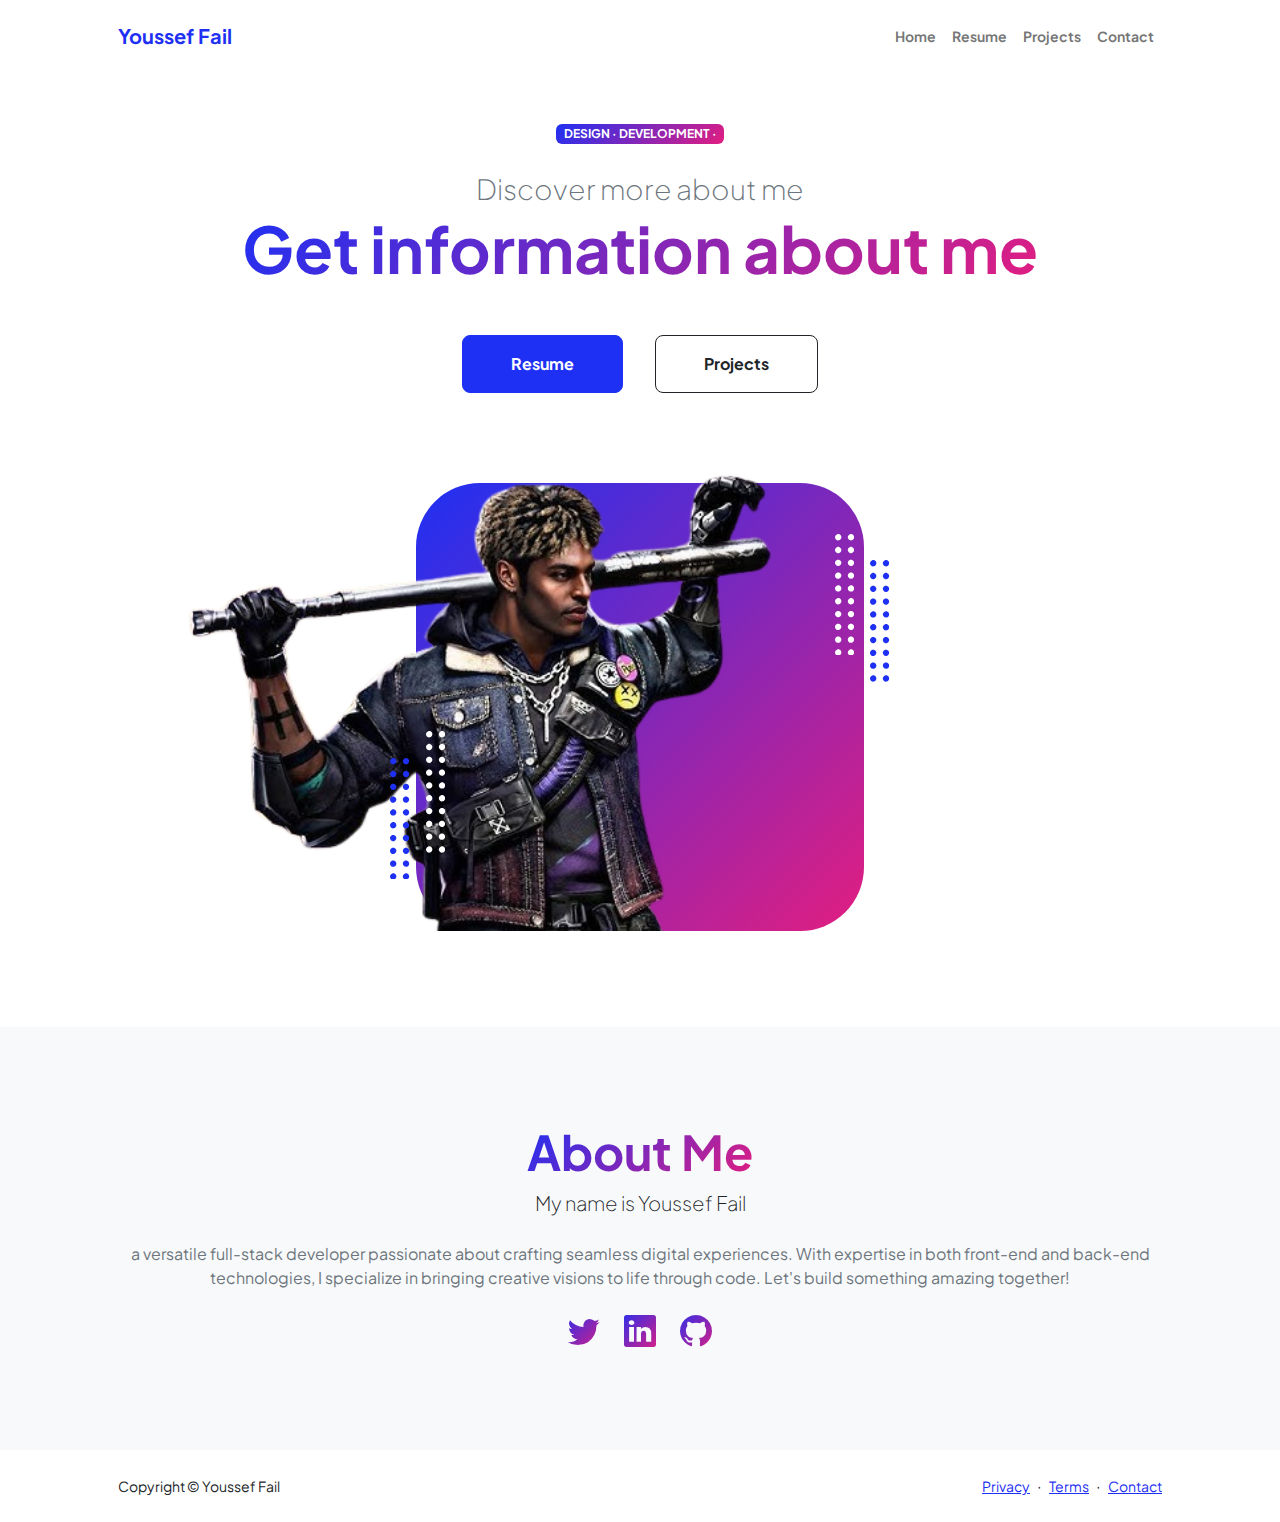
<file: index.html>
<!DOCTYPE html>
<html lang="en">
    <head>
        <meta charset="utf-8" />
        <meta name="viewport" content="width=device-width, initial-scale=1, shrink-to-fit=no" />
        <meta name="description" content="" />
        <meta name="author" content="" />
        <title>Youssef-Fail</title>
        <!-- Favicon-->
        <link rel="icon" type="image/x-icon" href="assets/favicon.ico" />
        <!-- Custom Google font-->
        <link rel="preconnect" href="https://fonts.googleapis.com" />
        <link rel="preconnect" href="https://fonts.gstatic.com" crossorigin />
        <link href="https://fonts.googleapis.com/css2?family=Plus+Jakarta+Sans:wght@100;200;300;400;500;600;700;800;900&amp;display=swap" rel="stylesheet" />
        <!-- Bootstrap icons-->
        <link href="https://cdn.jsdelivr.net/npm/bootstrap-icons@1.8.1/font/bootstrap-icons.css" rel="stylesheet" />
        <!-- Core theme CSS (includes Bootstrap)-->
        <link href="css/styles.css" rel="stylesheet" />
    </head>
    <body class="d-flex flex-column h-100">
        <main class="flex-shrink-0">
            <!-- Navigation-->
            <nav class="navbar navbar-expand-lg navbar-light bg-white py-3">
                <div class="container px-5">
                    <a class="navbar-brand" href="index.html"><span class="fw-bolder text-primary">Youssef Fail</span></a>
                    <button class="navbar-toggler" type="button" data-bs-toggle="collapse" data-bs-target="#navbarSupportedContent" aria-controls="navbarSupportedContent" aria-expanded="false" aria-label="Toggle navigation"><span class="navbar-toggler-icon"></span></button>
                    <div class="collapse navbar-collapse" id="navbarSupportedContent">
                        <ul class="navbar-nav ms-auto mb-2 mb-lg-0 small fw-bolder">
                            <li class="nav-item"><a class="nav-link" href="index.html">Home</a></li>
                            <li class="nav-item"><a class="nav-link" href="resume.html">Resume</a></li>
                            <li class="nav-item"><a class="nav-link" href="projects.html">Projects</a></li>
                            <li class="nav-item"><a class="nav-link" href="contact.html">Contact</a></li>
                        </ul>
                    </div>
                </div>
            </nav>
            <!-- Header-->
            <header class="py-5">
                <div class="container px-5 pb-5">
                    <div class="row gx-5 align-items-center">
                        <div class="col-xxl-5">
                            <!-- Header text content-->
                            <div class="text-center text-xxl-start">
                                <div class="badge bg-gradient-primary-to-secondary text-white mb-4"><div class="text-uppercase">Design &middot; Development &middot;</div></div>
                                <div class="fs-3 fw-light text-muted">Discover more about me</div>
                                <h1 class="display-3 fw-bolder mb-5"><span class="text-gradient d-inline">Get information about me</span></h1>
                                <div class="d-grid gap-3 d-sm-flex justify-content-sm-center justify-content-xxl-start mb-3">
                                    <a class="btn btn-primary btn-lg px-5 py-3 me-sm-3 fs-6 fw-bolder" href="resume.html">Resume</a>
                                    <a class="btn btn-outline-dark btn-lg px-5 py-3 fs-6 fw-bolder" href="projects.html">Projects</a>
                                </div>
                            </div>
                        </div>
                        <div class="col-xxl-7">
                            <!-- Header profile picture-->
                            <div class="d-flex justify-content-center mt-5 mt-xxl-0">
                                <div class="profile bg-gradient-primary-to-secondary">
                                    <!-- TIP: For best results, use a photo with a transparent background like the demo example below-->
                                    <!-- Watch a tutorial on how to do this on YouTube (link)-->
                                    <img class="profile-img" src="assets/hq720-removebg.png" alt="..." />
                                    <div class="dots-1">
                                        <!-- SVG Dots-->
                                        <svg version="1.1" xmlns="http://www.w3.org/2000/svg" xmlns:xlink="http://www.w3.org/1999/xlink" x="0px" y="0px" viewBox="0 0 191.6 1215.4" style="enable-background: new 0 0 191.6 1215.4" xml:space="preserve">
                                            <g transform="translate(0.000000,1280.000000) scale(0.100000,-0.100000)">
                                                <path d="M227.7,12788.6c-105-35-200-141-222-248c-43-206,163-412,369-369c155,32,275,190,260,339c-11,105-90,213-190,262        C383.7,12801.6,289.7,12808.6,227.7,12788.6z"></path>
                                                <path d="M1507.7,12788.6c-151-50-253-216-222-362c25-119,136-230,254-255c194-41,395,142,375,339c-11,105-90,213-190,262        C1663.7,12801.6,1569.7,12808.6,1507.7,12788.6z"></path>
                                                <path d="M227.7,11508.6c-105-35-200-141-222-248c-43-206,163-412,369-369c155,32,275,190,260,339c-11,105-90,213-190,262        C383.7,11521.6,289.7,11528.6,227.7,11508.6z"></path>
                                                <path d="M1507.7,11508.6c-151-50-253-216-222-362c25-119,136-230,254-255c194-41,395,142,375,339c-11,105-90,213-190,262        C1663.7,11521.6,1569.7,11528.6,1507.7,11508.6z"></path>
                                                <path d="M227.7,10228.6c-105-35-200-141-222-248c-43-206,163-412,369-369c155,32,275,190,260,339c-11,105-90,213-190,262        C383.7,10241.6,289.7,10248.6,227.7,10228.6z"></path>
                                                <path d="M1507.7,10228.6c-105-35-200-141-222-248c-43-206,163-412,369-369c155,32,275,190,260,339c-11,105-90,213-190,262        C1663.7,10241.6,1569.7,10248.6,1507.7,10228.6z"></path>
                                                <path d="M227.7,8948.6c-105-35-200-141-222-248c-43-206,163-412,369-369c155,32,275,190,260,339c-11,105-90,213-190,262        C383.7,8961.6,289.7,8968.6,227.7,8948.6z"></path>
                                                <path d="M1507.7,8948.6c-105-35-200-141-222-248c-43-206,163-412,369-369c155,32,275,190,260,339c-11,105-90,213-190,262        C1663.7,8961.6,1569.7,8968.6,1507.7,8948.6z"></path>
                                                <path d="M227.7,7668.6c-105-35-200-141-222-248c-43-206,163-412,369-369c155,32,275,190,260,339c-11,105-90,213-190,262        C383.7,7681.6,289.7,7688.6,227.7,7668.6z"></path>
                                                <path d="M1507.7,7668.6c-105-35-200-141-222-248c-43-206,163-412,369-369c155,32,275,190,260,339c-11,105-90,213-190,262        C1663.7,7681.6,1569.7,7688.6,1507.7,7668.6z"></path>
                                                <path d="M227.7,6388.6c-105-35-200-141-222-248c-43-206,163-412,369-369c155,32,275,190,260,339c-11,105-90,213-190,262        C383.7,6401.6,289.7,6408.6,227.7,6388.6z"></path>
                                                <path d="M1507.7,6388.6c-105-35-200-141-222-248c-43-206,163-412,369-369c155,32,275,190,260,339c-11,105-90,213-190,262        C1663.7,6401.6,1569.7,6408.6,1507.7,6388.6z"></path>
                                                <path d="M227.7,5108.6c-105-35-200-141-222-248c-43-206,163-412,369-369c155,32,275,190,260,339c-11,105-90,213-190,262        C383.7,5121.6,289.7,5128.6,227.7,5108.6z"></path>
                                                <path d="M1507.7,5108.6c-105-35-200-141-222-248c-43-206,163-412,369-369c155,32,275,190,260,339c-11,105-90,213-190,262        C1663.7,5121.6,1569.7,5128.6,1507.7,5108.6z"></path>
                                                <path d="M227.7,3828.6c-105-35-200-141-222-248c-43-206,163-412,369-369c155,32,275,190,260,339c-11,105-90,213-190,262        C383.7,3841.6,289.7,3848.6,227.7,3828.6z"></path>
                                                <path d="M1507.7,3828.6c-105-35-200-141-222-248c-43-206,163-412,369-369c155,32,275,190,260,339c-11,105-90,213-190,262        C1663.7,3841.6,1569.7,3848.6,1507.7,3828.6z"></path>
                                                <path d="M227.7,2548.6c-105-35-200-141-222-248c-43-206,163-412,369-369c155,32,275,190,260,339c-11,105-90,213-190,262        C383.7,2561.6,289.7,2568.6,227.7,2548.6z"></path>
                                                <path d="M1507.7,2548.6c-105-35-200-141-222-248c-43-206,163-412,369-369c155,32,275,190,260,339c-11,105-90,213-190,262        C1663.7,2561.6,1569.7,2568.6,1507.7,2548.6z"></path>
                                                <path d="M227.7,1268.6c-105-35-200-141-222-248c-43-206,163-412,369-369c155,32,275,190,260,339c-11,105-90,213-190,262        C383.7,1281.6,289.7,1288.6,227.7,1268.6z"></path>
                                                <path d="M1507.7,1268.6c-105-35-200-141-222-248c-43-206,163-412,369-369c155,32,275,190,260,339c-11,105-90,213-190,262        C1663.7,1281.6,1569.7,1288.6,1507.7,1268.6z"></path>
                                            </g>
                                        </svg>
                                        <!-- END of SVG dots-->
                                    </div>
                                    <div class="dots-2">
                                        <!-- SVG Dots-->
                                        <svg version="1.1" xmlns="http://www.w3.org/2000/svg" xmlns:xlink="http://www.w3.org/1999/xlink" x="0px" y="0px" viewBox="0 0 191.6 1215.4" style="enable-background: new 0 0 191.6 1215.4" xml:space="preserve">
                                            <g transform="translate(0.000000,1280.000000) scale(0.100000,-0.100000)">
                                                <path d="M227.7,12788.6c-105-35-200-141-222-248c-43-206,163-412,369-369c155,32,275,190,260,339c-11,105-90,213-190,262        C383.7,12801.6,289.7,12808.6,227.7,12788.6z"></path>
                                                <path d="M1507.7,12788.6c-151-50-253-216-222-362c25-119,136-230,254-255c194-41,395,142,375,339c-11,105-90,213-190,262        C1663.7,12801.6,1569.7,12808.6,1507.7,12788.6z"></path>
                                                <path d="M227.7,11508.6c-105-35-200-141-222-248c-43-206,163-412,369-369c155,32,275,190,260,339c-11,105-90,213-190,262        C383.7,11521.6,289.7,11528.6,227.7,11508.6z"></path>
                                                <path d="M1507.7,11508.6c-151-50-253-216-222-362c25-119,136-230,254-255c194-41,395,142,375,339c-11,105-90,213-190,262        C1663.7,11521.6,1569.7,11528.6,1507.7,11508.6z"></path>
                                                <path d="M227.7,10228.6c-105-35-200-141-222-248c-43-206,163-412,369-369c155,32,275,190,260,339c-11,105-90,213-190,262        C383.7,10241.6,289.7,10248.6,227.7,10228.6z"></path>
                                                <path d="M1507.7,10228.6c-105-35-200-141-222-248c-43-206,163-412,369-369c155,32,275,190,260,339c-11,105-90,213-190,262        C1663.7,10241.6,1569.7,10248.6,1507.7,10228.6z"></path>
                                                <path d="M227.7,8948.6c-105-35-200-141-222-248c-43-206,163-412,369-369c155,32,275,190,260,339c-11,105-90,213-190,262        C383.7,8961.6,289.7,8968.6,227.7,8948.6z"></path>
                                                <path d="M1507.7,8948.6c-105-35-200-141-222-248c-43-206,163-412,369-369c155,32,275,190,260,339c-11,105-90,213-190,262        C1663.7,8961.6,1569.7,8968.6,1507.7,8948.6z"></path>
                                                <path d="M227.7,7668.6c-105-35-200-141-222-248c-43-206,163-412,369-369c155,32,275,190,260,339c-11,105-90,213-190,262        C383.7,7681.6,289.7,7688.6,227.7,7668.6z"></path>
                                                <path d="M1507.7,7668.6c-105-35-200-141-222-248c-43-206,163-412,369-369c155,32,275,190,260,339c-11,105-90,213-190,262        C1663.7,7681.6,1569.7,7688.6,1507.7,7668.6z"></path>
                                                <path d="M227.7,6388.6c-105-35-200-141-222-248c-43-206,163-412,369-369c155,32,275,190,260,339c-11,105-90,213-190,262        C383.7,6401.6,289.7,6408.6,227.7,6388.6z"></path>
                                                <path d="M1507.7,6388.6c-105-35-200-141-222-248c-43-206,163-412,369-369c155,32,275,190,260,339c-11,105-90,213-190,262        C1663.7,6401.6,1569.7,6408.6,1507.7,6388.6z"></path>
                                                <path d="M227.7,5108.6c-105-35-200-141-222-248c-43-206,163-412,369-369c155,32,275,190,260,339c-11,105-90,213-190,262        C383.7,5121.6,289.7,5128.6,227.7,5108.6z"></path>
                                                <path d="M1507.7,5108.6c-105-35-200-141-222-248c-43-206,163-412,369-369c155,32,275,190,260,339c-11,105-90,213-190,262        C1663.7,5121.6,1569.7,5128.6,1507.7,5108.6z"></path>
                                                <path d="M227.7,3828.6c-105-35-200-141-222-248c-43-206,163-412,369-369c155,32,275,190,260,339c-11,105-90,213-190,262        C383.7,3841.6,289.7,3848.6,227.7,3828.6z"></path>
                                                <path d="M1507.7,3828.6c-105-35-200-141-222-248c-43-206,163-412,369-369c155,32,275,190,260,339c-11,105-90,213-190,262        C1663.7,3841.6,1569.7,3848.6,1507.7,3828.6z"></path>
                                                <path d="M227.7,2548.6c-105-35-200-141-222-248c-43-206,163-412,369-369c155,32,275,190,260,339c-11,105-90,213-190,262        C383.7,2561.6,289.7,2568.6,227.7,2548.6z"></path>
                                                <path d="M1507.7,2548.6c-105-35-200-141-222-248c-43-206,163-412,369-369c155,32,275,190,260,339c-11,105-90,213-190,262        C1663.7,2561.6,1569.7,2568.6,1507.7,2548.6z"></path>
                                                <path d="M227.7,1268.6c-105-35-200-141-222-248c-43-206,163-412,369-369c155,32,275,190,260,339c-11,105-90,213-190,262        C383.7,1281.6,289.7,1288.6,227.7,1268.6z"></path>
                                                <path d="M1507.7,1268.6c-105-35-200-141-222-248c-43-206,163-412,369-369c155,32,275,190,260,339c-11,105-90,213-190,262        C1663.7,1281.6,1569.7,1288.6,1507.7,1268.6z"></path>
                                            </g>
                                        </svg>
                                        <!-- END of SVG dots-->
                                    </div>
                                    <div class="dots-3">
                                        <!-- SVG Dots-->
                                        <svg version="1.1" xmlns="http://www.w3.org/2000/svg" xmlns:xlink="http://www.w3.org/1999/xlink" x="0px" y="0px" viewBox="0 0 191.6 1215.4" style="enable-background: new 0 0 191.6 1215.4" xml:space="preserve">
                                            <g transform="translate(0.000000,1280.000000) scale(0.100000,-0.100000)">
                                                <path d="M227.7,12788.6c-105-35-200-141-222-248c-43-206,163-412,369-369c155,32,275,190,260,339c-11,105-90,213-190,262        C383.7,12801.6,289.7,12808.6,227.7,12788.6z"></path>
                                                <path d="M1507.7,12788.6c-151-50-253-216-222-362c25-119,136-230,254-255c194-41,395,142,375,339c-11,105-90,213-190,262        C1663.7,12801.6,1569.7,12808.6,1507.7,12788.6z"></path>
                                                <path d="M227.7,11508.6c-105-35-200-141-222-248c-43-206,163-412,369-369c155,32,275,190,260,339c-11,105-90,213-190,262        C383.7,11521.6,289.7,11528.6,227.7,11508.6z"></path>
                                                <path d="M1507.7,11508.6c-151-50-253-216-222-362c25-119,136-230,254-255c194-41,395,142,375,339c-11,105-90,213-190,262        C1663.7,11521.6,1569.7,11528.6,1507.7,11508.6z"></path>
                                                <path d="M227.7,10228.6c-105-35-200-141-222-248c-43-206,163-412,369-369c155,32,275,190,260,339c-11,105-90,213-190,262        C383.7,10241.6,289.7,10248.6,227.7,10228.6z"></path>
                                                <path d="M1507.7,10228.6c-105-35-200-141-222-248c-43-206,163-412,369-369c155,32,275,190,260,339c-11,105-90,213-190,262        C1663.7,10241.6,1569.7,10248.6,1507.7,10228.6z"></path>
                                                <path d="M227.7,8948.6c-105-35-200-141-222-248c-43-206,163-412,369-369c155,32,275,190,260,339c-11,105-90,213-190,262        C383.7,8961.6,289.7,8968.6,227.7,8948.6z"></path>
                                                <path d="M1507.7,8948.6c-105-35-200-141-222-248c-43-206,163-412,369-369c155,32,275,190,260,339c-11,105-90,213-190,262        C1663.7,8961.6,1569.7,8968.6,1507.7,8948.6z"></path>
                                                <path d="M227.7,7668.6c-105-35-200-141-222-248c-43-206,163-412,369-369c155,32,275,190,260,339c-11,105-90,213-190,262        C383.7,7681.6,289.7,7688.6,227.7,7668.6z"></path>
                                                <path d="M1507.7,7668.6c-105-35-200-141-222-248c-43-206,163-412,369-369c155,32,275,190,260,339c-11,105-90,213-190,262        C1663.7,7681.6,1569.7,7688.6,1507.7,7668.6z"></path>
                                                <path d="M227.7,6388.6c-105-35-200-141-222-248c-43-206,163-412,369-369c155,32,275,190,260,339c-11,105-90,213-190,262        C383.7,6401.6,289.7,6408.6,227.7,6388.6z"></path>
                                                <path d="M1507.7,6388.6c-105-35-200-141-222-248c-43-206,163-412,369-369c155,32,275,190,260,339c-11,105-90,213-190,262        C1663.7,6401.6,1569.7,6408.6,1507.7,6388.6z"></path>
                                                <path d="M227.7,5108.6c-105-35-200-141-222-248c-43-206,163-412,369-369c155,32,275,190,260,339c-11,105-90,213-190,262        C383.7,5121.6,289.7,5128.6,227.7,5108.6z"></path>
                                                <path d="M1507.7,5108.6c-105-35-200-141-222-248c-43-206,163-412,369-369c155,32,275,190,260,339c-11,105-90,213-190,262        C1663.7,5121.6,1569.7,5128.6,1507.7,5108.6z"></path>
                                                <path d="M227.7,3828.6c-105-35-200-141-222-248c-43-206,163-412,369-369c155,32,275,190,260,339c-11,105-90,213-190,262        C383.7,3841.6,289.7,3848.6,227.7,3828.6z"></path>
                                                <path d="M1507.7,3828.6c-105-35-200-141-222-248c-43-206,163-412,369-369c155,32,275,190,260,339c-11,105-90,213-190,262        C1663.7,3841.6,1569.7,3848.6,1507.7,3828.6z"></path>
                                                <path d="M227.7,2548.6c-105-35-200-141-222-248c-43-206,163-412,369-369c155,32,275,190,260,339c-11,105-90,213-190,262        C383.7,2561.6,289.7,2568.6,227.7,2548.6z"></path>
                                                <path d="M1507.7,2548.6c-105-35-200-141-222-248c-43-206,163-412,369-369c155,32,275,190,260,339c-11,105-90,213-190,262        C1663.7,2561.6,1569.7,2568.6,1507.7,2548.6z"></path>
                                                <path d="M227.7,1268.6c-105-35-200-141-222-248c-43-206,163-412,369-369c155,32,275,190,260,339c-11,105-90,213-190,262        C383.7,1281.6,289.7,1288.6,227.7,1268.6z"></path>
                                                <path d="M1507.7,1268.6c-105-35-200-141-222-248c-43-206,163-412,369-369c155,32,275,190,260,339c-11,105-90,213-190,262        C1663.7,1281.6,1569.7,1288.6,1507.7,1268.6z"></path>
                                            </g>
                                        </svg>
                                        <!-- END of SVG dots-->
                                    </div>
                                    <div class="dots-4">
                                        <!-- SVG Dots-->
                                        <svg version="1.1" xmlns="http://www.w3.org/2000/svg" xmlns:xlink="http://www.w3.org/1999/xlink" x="0px" y="0px" viewBox="0 0 191.6 1215.4" style="enable-background: new 0 0 191.6 1215.4" xml:space="preserve">
                                            <g transform="translate(0.000000,1280.000000) scale(0.100000,-0.100000)">
                                                <path d="M227.7,12788.6c-105-35-200-141-222-248c-43-206,163-412,369-369c155,32,275,190,260,339c-11,105-90,213-190,262        C383.7,12801.6,289.7,12808.6,227.7,12788.6z"></path>
                                                <path d="M1507.7,12788.6c-151-50-253-216-222-362c25-119,136-230,254-255c194-41,395,142,375,339c-11,105-90,213-190,262        C1663.7,12801.6,1569.7,12808.6,1507.7,12788.6z"></path>
                                                <path d="M227.7,11508.6c-105-35-200-141-222-248c-43-206,163-412,369-369c155,32,275,190,260,339c-11,105-90,213-190,262        C383.7,11521.6,289.7,11528.6,227.7,11508.6z"></path>
                                                <path d="M1507.7,11508.6c-151-50-253-216-222-362c25-119,136-230,254-255c194-41,395,142,375,339c-11,105-90,213-190,262        C1663.7,11521.6,1569.7,11528.6,1507.7,11508.6z"></path>
                                                <path d="M227.7,10228.6c-105-35-200-141-222-248c-43-206,163-412,369-369c155,32,275,190,260,339c-11,105-90,213-190,262        C383.7,10241.6,289.7,10248.6,227.7,10228.6z"></path>
                                                <path d="M1507.7,10228.6c-105-35-200-141-222-248c-43-206,163-412,369-369c155,32,275,190,260,339c-11,105-90,213-190,262        C1663.7,10241.6,1569.7,10248.6,1507.7,10228.6z"></path>
                                                <path d="M227.7,8948.6c-105-35-200-141-222-248c-43-206,163-412,369-369c155,32,275,190,260,339c-11,105-90,213-190,262        C383.7,8961.6,289.7,8968.6,227.7,8948.6z"></path>
                                                <path d="M1507.7,8948.6c-105-35-200-141-222-248c-43-206,163-412,369-369c155,32,275,190,260,339c-11,105-90,213-190,262        C1663.7,8961.6,1569.7,8968.6,1507.7,8948.6z"></path>
                                                <path d="M227.7,7668.6c-105-35-200-141-222-248c-43-206,163-412,369-369c155,32,275,190,260,339c-11,105-90,213-190,262        C383.7,7681.6,289.7,7688.6,227.7,7668.6z"></path>
                                                <path d="M1507.7,7668.6c-105-35-200-141-222-248c-43-206,163-412,369-369c155,32,275,190,260,339c-11,105-90,213-190,262        C1663.7,7681.6,1569.7,7688.6,1507.7,7668.6z"></path>
                                                <path d="M227.7,6388.6c-105-35-200-141-222-248c-43-206,163-412,369-369c155,32,275,190,260,339c-11,105-90,213-190,262        C383.7,6401.6,289.7,6408.6,227.7,6388.6z"></path>
                                                <path d="M1507.7,6388.6c-105-35-200-141-222-248c-43-206,163-412,369-369c155,32,275,190,260,339c-11,105-90,213-190,262        C1663.7,6401.6,1569.7,6408.6,1507.7,6388.6z"></path>
                                                <path d="M227.7,5108.6c-105-35-200-141-222-248c-43-206,163-412,369-369c155,32,275,190,260,339c-11,105-90,213-190,262        C383.7,5121.6,289.7,5128.6,227.7,5108.6z"></path>
                                                <path d="M1507.7,5108.6c-105-35-200-141-222-248c-43-206,163-412,369-369c155,32,275,190,260,339c-11,105-90,213-190,262        C1663.7,5121.6,1569.7,5128.6,1507.7,5108.6z"></path>
                                                <path d="M227.7,3828.6c-105-35-200-141-222-248c-43-206,163-412,369-369c155,32,275,190,260,339c-11,105-90,213-190,262        C383.7,3841.6,289.7,3848.6,227.7,3828.6z"></path>
                                                <path d="M1507.7,3828.6c-105-35-200-141-222-248c-43-206,163-412,369-369c155,32,275,190,260,339c-11,105-90,213-190,262        C1663.7,3841.6,1569.7,3848.6,1507.7,3828.6z"></path>
                                                <path d="M227.7,2548.6c-105-35-200-141-222-248c-43-206,163-412,369-369c155,32,275,190,260,339c-11,105-90,213-190,262        C383.7,2561.6,289.7,2568.6,227.7,2548.6z"></path>
                                                <path d="M1507.7,2548.6c-105-35-200-141-222-248c-43-206,163-412,369-369c155,32,275,190,260,339c-11,105-90,213-190,262        C1663.7,2561.6,1569.7,2568.6,1507.7,2548.6z"></path>
                                                <path d="M227.7,1268.6c-105-35-200-141-222-248c-43-206,163-412,369-369c155,32,275,190,260,339c-11,105-90,213-190,262        C383.7,1281.6,289.7,1288.6,227.7,1268.6z"></path>
                                                <path d="M1507.7,1268.6c-105-35-200-141-222-248c-43-206,163-412,369-369c155,32,275,190,260,339c-11,105-90,213-190,262        C1663.7,1281.6,1569.7,1288.6,1507.7,1268.6z"></path>
                                            </g>
                                        </svg>
                                        <!-- END of SVG dots-->
                                    </div>
                                </div>
                            </div>
                        </div>
                    </div>
                </div>
            </header>
            <!-- About Section-->
            <section class="bg-light py-5">
                <div class="container px-5">
                    <div class="row gx-5 justify-content-center">
                        <div class="col-xxl-8">
                            <div class="text-center my-5">
                                <h2 class="display-5 fw-bolder"><span class="text-gradient d-inline">About Me</span></h2>
                                <p class="lead fw-light mb-4">My name is Youssef Fail</p>
                                <p class="text-muted">a versatile full-stack developer passionate about crafting seamless digital experiences. With expertise in both front-end and back-end technologies, I specialize in bringing creative visions to life through code. Let's build something amazing together!</p>
                                <div class="d-flex justify-content-center fs-2 gap-4">
                                    <a class="text-gradient" href="#!"><i class="bi bi-twitter"></i></a>
                                    <a class="text-gradient" href="#!"><i class="bi bi-linkedin"></i></a>
                                    <a class="text-gradient" href="#!"><i class="bi bi-github"></i></a>
                                </div>
                            </div>
                        </div>
                    </div>
                </div>
            </section>
        </main>
        <!-- Footer-->
        <footer class="bg-white py-4 mt-auto">
            <div class="container px-5">
                <div class="row align-items-center justify-content-between flex-column flex-sm-row">
                    <div class="col-auto"><div class="small m-0">Copyright &copy; Youssef Fail</div></div>
                    <div class="col-auto">
                        <a class="small" href="#!">Privacy</a>
                        <span class="mx-1">&middot;</span>
                        <a class="small" href="#!">Terms</a>
                        <span class="mx-1">&middot;</span>
                        <a class="small" href="#!">Contact</a>
                    </div>
                </div>
            </div>
        </footer>
        <!-- Bootstrap core JS-->
        <script src="https://cdn.jsdelivr.net/npm/bootstrap@5.2.3/dist/js/bootstrap.bundle.min.js"></script>
        <!-- Core theme JS-->
        <script src="js/scripts.js"></script>
    </body>
</html>
</file>
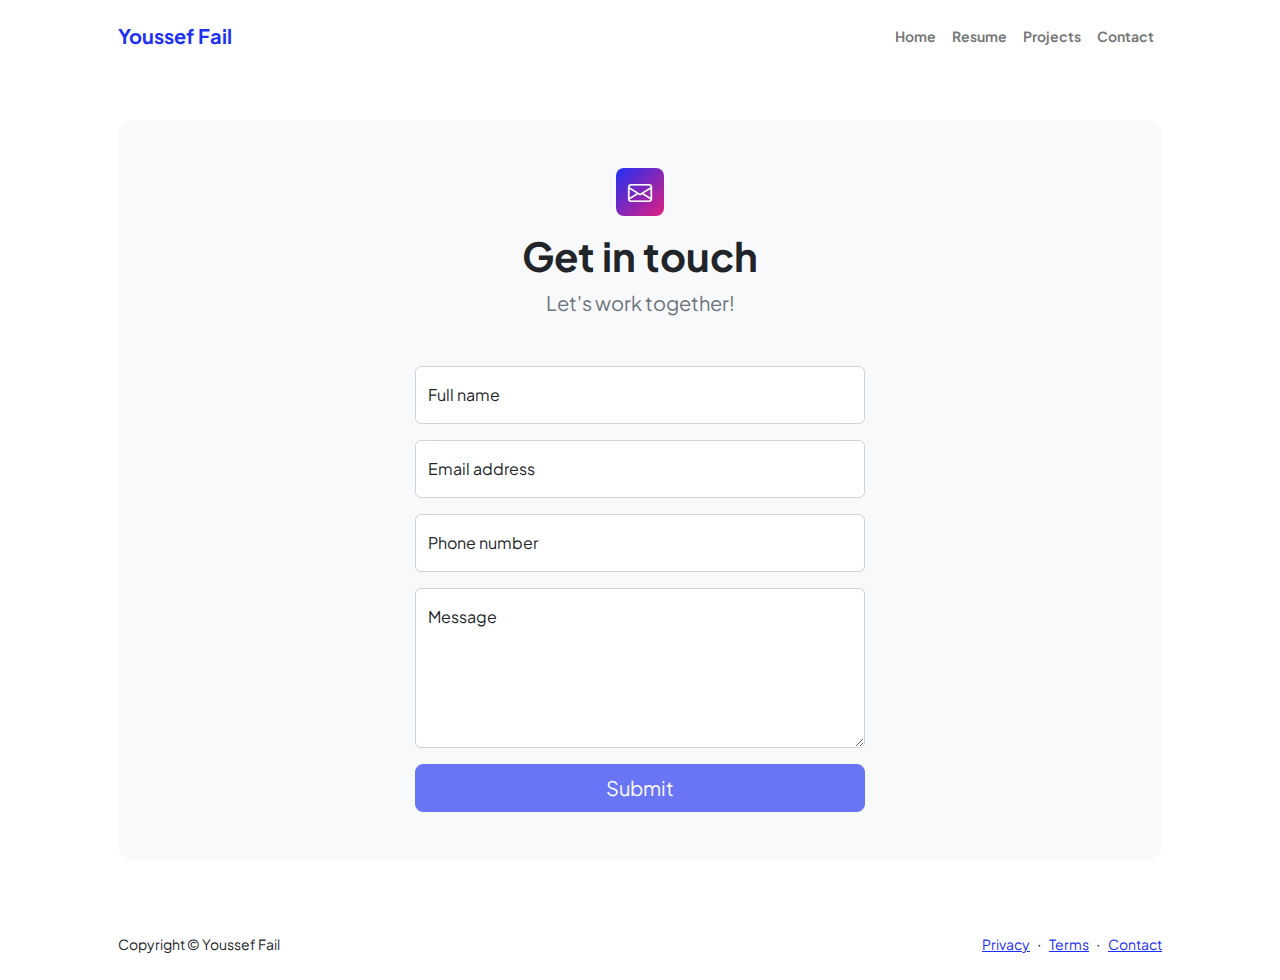
<file: contact.html>
<!DOCTYPE html>
<html lang="en">
    <head>
        <meta charset="utf-8" />
        <meta name="viewport" content="width=device-width, initial-scale=1, shrink-to-fit=no" />
        <meta name="description" content />
        <meta name="author" content />
        <title>Modern Business - Start Bootstrap Template</title>
        <!-- Favicon-->
        <link rel="icon" type="image/x-icon" href="assets/favicon.ico" />
        <!-- Custom Google font-->
        <link rel="preconnect" href="https://fonts.googleapis.com" />
        <link rel="preconnect" href="https://fonts.gstatic.com" crossorigin />
        <link href="https://fonts.googleapis.com/css2?family=Plus+Jakarta+Sans:wght@100;200;300;400;500;600;700;800;900&amp;display=swap" rel="stylesheet" />
        <!-- Bootstrap icons-->
        <link href="https://cdn.jsdelivr.net/npm/bootstrap-icons@1.8.1/font/bootstrap-icons.css" rel="stylesheet" />
        <!-- Core theme CSS (includes Bootstrap)-->
        <link href="css/styles.css" rel="stylesheet" />
    </head>
    <body class="d-flex flex-column">
        <main class="flex-shrink-0">
            <!-- Navigation-->
            <nav class="navbar navbar-expand-lg navbar-light bg-white py-3">
                <div class="container px-5">
                    <a class="navbar-brand" href="index.html"><span class="fw-bolder text-primary">Youssef Fail</span></a>
                    <button class="navbar-toggler" type="button" data-bs-toggle="collapse" data-bs-target="#navbarSupportedContent" aria-controls="navbarSupportedContent" aria-expanded="false" aria-label="Toggle navigation"><span class="navbar-toggler-icon"></span></button>
                    <div class="collapse navbar-collapse" id="navbarSupportedContent">
                        <ul class="navbar-nav ms-auto mb-2 mb-lg-0 small fw-bolder">
                            <li class="nav-item"><a class="nav-link" href="index.html">Home</a></li>
                            <li class="nav-item"><a class="nav-link" href="resume.html">Resume</a></li>
                            <li class="nav-item"><a class="nav-link" href="projects.html">Projects</a></li>
                            <li class="nav-item"><a class="nav-link" href="contact.html">Contact</a></li>
                        </ul>
                    </div>
                </div>
            </nav>
            <!-- Page content-->
            <section class="py-5">
                <div class="container px-5">
                    <!-- Contact form-->
                    <div class="bg-light rounded-4 py-5 px-4 px-md-5">
                        <div class="text-center mb-5">
                            <div class="feature bg-primary bg-gradient-primary-to-secondary text-white rounded-3 mb-3"><i class="bi bi-envelope"></i></div>
                            <h1 class="fw-bolder">Get in touch</h1>
                            <p class="lead fw-normal text-muted mb-0">Let's work together!</p>
                        </div>
                        <div class="row gx-5 justify-content-center">
                            <div class="col-lg-8 col-xl-6">
                                <!-- * * * * * * * * * * * * * * *-->
                                <!-- * * SB Forms Contact Form * *-->
                                <!-- * * * * * * * * * * * * * * *-->
                                <!-- This form is pre-integrated with SB Forms.-->
                                <!-- To make this form functional, sign up at-->
                                <!-- https://startbootstrap.com/solution/contact-forms-->
                                <!-- to get an API token!-->
                                <form id="contactForm" data-sb-form-api-token="API_TOKEN">
                                    <!-- Name input-->
                                    <div class="form-floating mb-3">
                                        <input class="form-control" id="name" type="text" placeholder="Enter your name..." data-sb-validations="required" />
                                        <label for="name">Full name</label>
                                        <div class="invalid-feedback" data-sb-feedback="name:required">A name is required.</div>
                                    </div>
                                    <!-- Email address input-->
                                    <div class="form-floating mb-3">
                                        <input class="form-control" id="email" type="email" placeholder="name@example.com" data-sb-validations="required,email" />
                                        <label for="email">Email address</label>
                                        <div class="invalid-feedback" data-sb-feedback="email:required">An email is required.</div>
                                        <div class="invalid-feedback" data-sb-feedback="email:email">Email is not valid.</div>
                                    </div>
                                    <!-- Phone number input-->
                                    <div class="form-floating mb-3">
                                        <input class="form-control" id="phone" type="tel" placeholder="(123) 456-7890" data-sb-validations="required" />
                                        <label for="phone">Phone number</label>
                                        <div class="invalid-feedback" data-sb-feedback="phone:required">A phone number is required.</div>
                                    </div>
                                    <!-- Message input-->
                                    <div class="form-floating mb-3">
                                        <textarea class="form-control" id="message" type="text" placeholder="Enter your message here..." style="height: 10rem" data-sb-validations="required"></textarea>
                                        <label for="message">Message</label>
                                        <div class="invalid-feedback" data-sb-feedback="message:required">A message is required.</div>
                                    </div>
                                    <!-- Submit success message-->
                                    <!---->
                                    <!-- This is what your users will see when the form-->
                                    <!-- has successfully submitted-->
                                    <div class="d-none" id="submitSuccessMessage">
                                        <div class="text-center mb-3">
                                            <div class="fw-bolder">Form submission successful!</div>
                                            To activate this form, sign up at
                                            <br />
                                            <a href="https://startbootstrap.com/solution/contact-forms">https://startbootstrap.com/solution/contact-forms</a>
                                        </div>
                                    </div>
                                    <!-- Submit error message-->
                                    <!---->
                                    <!-- This is what your users will see when there is-->
                                    <!-- an error submitting the form-->
                                    <div class="d-none" id="submitErrorMessage"><div class="text-center text-danger mb-3">Error sending message!</div></div>
                                    <!-- Submit Button-->
                                    <div class="d-grid"><button class="btn btn-primary btn-lg disabled" id="submitButton" type="submit">Submit</button></div>
                                </form>
                            </div>
                        </div>
                    </div>
                </div>
            </section>
        </main>
        <!-- Footer-->
        <footer class="bg-white py-4 mt-auto">
            <div class="container px-5">
                <div class="row align-items-center justify-content-between flex-column flex-sm-row">
                    <div class="col-auto"><div class="small m-0">Copyright &copy; Youssef Fail</div></div>
                    <div class="col-auto">
                        <a class="small" href="#!">Privacy</a>
                        <span class="mx-1">&middot;</span>
                        <a class="small" href="#!">Terms</a>
                        <span class="mx-1">&middot;</span>
                        <a class="small" href="#!">Contact</a>
                    </div>
                </div>
            </div>
        </footer>
        <!-- Bootstrap core JS-->
        <script src="https://cdn.jsdelivr.net/npm/bootstrap@5.2.3/dist/js/bootstrap.bundle.min.js"></script>
        <!-- Core theme JS-->
        <script src="js/scripts.js"></script>
        <!-- * * * * * * * * * * * * * * * * * * * * * * * * * * * * * * * * * * * * * * * *-->
        <!-- * *                               SB Forms JS                               * *-->
        <!-- * * Activate your form at https://startbootstrap.com/solution/contact-forms * *-->
        <!-- * * * * * * * * * * * * * * * * * * * * * * * * * * * * * * * * * * * * * * * *-->
        <script src="https://cdn.startbootstrap.com/sb-forms-latest.js"></script>
    </body>
</html>
</file>
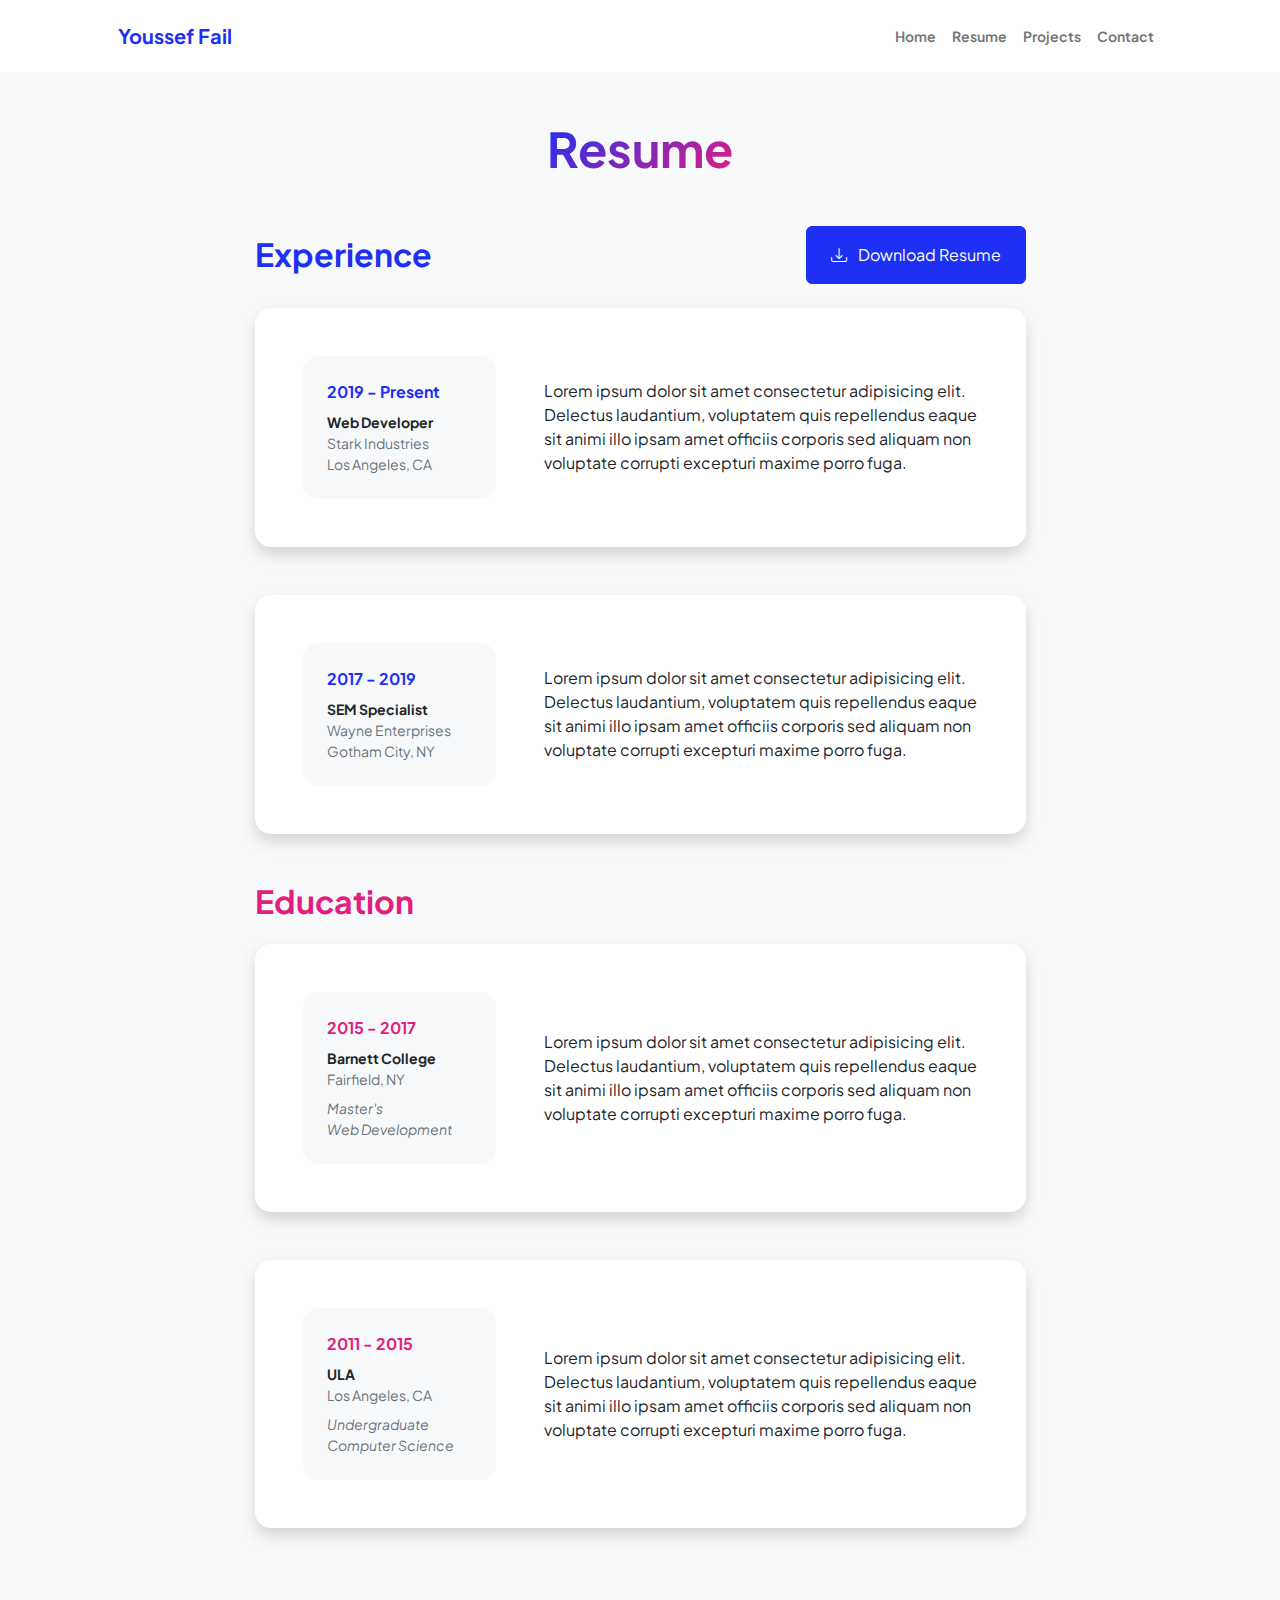
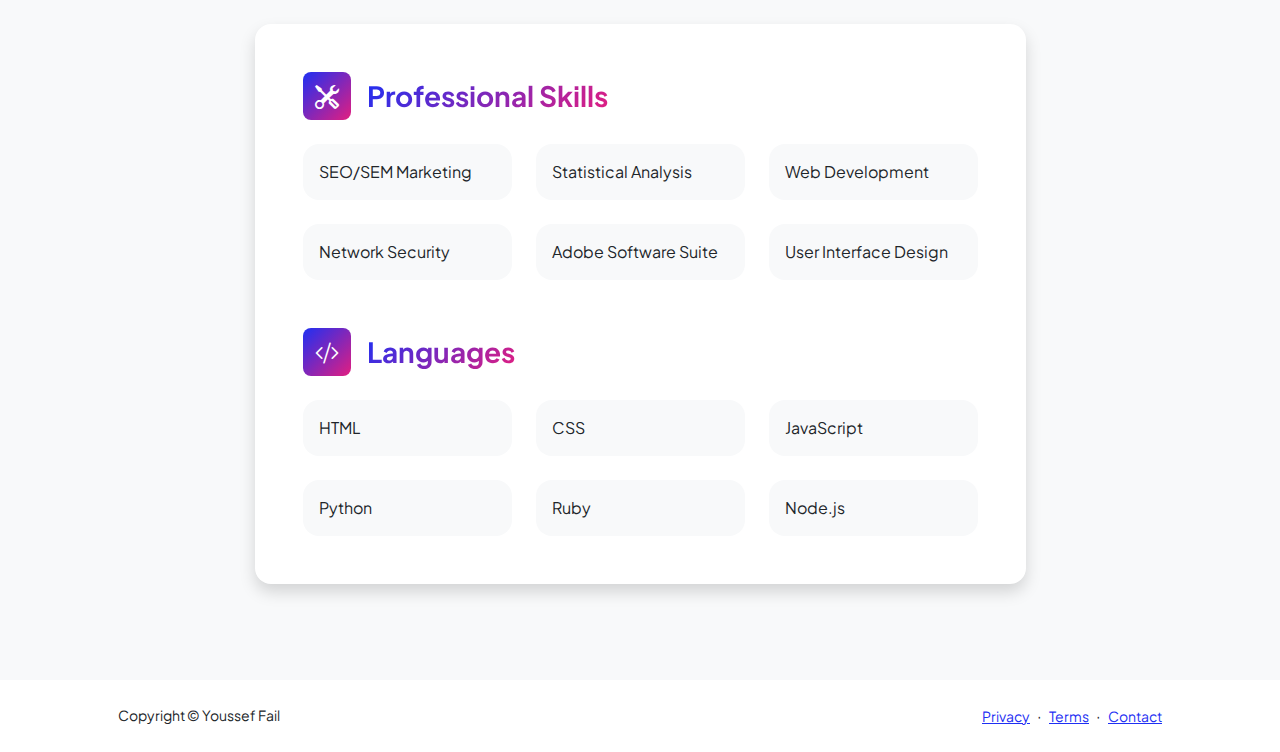
<file: resume.html>
<!DOCTYPE html>
<html lang="en">
    <head>
        <meta charset="utf-8" />
        <meta name="viewport" content="width=device-width, initial-scale=1, shrink-to-fit=no" />
        <meta name="description" content="" />
        <meta name="author" content="" />
        <title>Youssef-Fail</title>
        <!-- Favicon-->
        <link rel="icon" type="image/x-icon" href="assets/favicon.ico" />
        <!-- Custom Google font-->
        <link rel="preconnect" href="https://fonts.googleapis.com" />
        <link rel="preconnect" href="https://fonts.gstatic.com" crossorigin />
        <link href="https://fonts.googleapis.com/css2?family=Plus+Jakarta+Sans:wght@100;200;300;400;500;600;700;800;900&amp;display=swap" rel="stylesheet" />
        <!-- Bootstrap icons-->
        <link href="https://cdn.jsdelivr.net/npm/bootstrap-icons@1.8.1/font/bootstrap-icons.css" rel="stylesheet" />
        <!-- Core theme CSS (includes Bootstrap)-->
        <link href="css/styles.css" rel="stylesheet" />
    </head>
    <body class="d-flex flex-column h-100 bg-light">
        <main class="flex-shrink-0">
            <!-- Navigation-->
            <nav class="navbar navbar-expand-lg navbar-light bg-white py-3">
                <div class="container px-5">
                    <a class="navbar-brand" href="index.html"><span class="fw-bolder text-primary">Youssef Fail</span></a>
                    <button class="navbar-toggler" type="button" data-bs-toggle="collapse" data-bs-target="#navbarSupportedContent" aria-controls="navbarSupportedContent" aria-expanded="false" aria-label="Toggle navigation"><span class="navbar-toggler-icon"></span></button>
                    <div class="collapse navbar-collapse" id="navbarSupportedContent">
                        <ul class="navbar-nav ms-auto mb-2 mb-lg-0 small fw-bolder">
                            <li class="nav-item"><a class="nav-link" href="index.html">Home</a></li>
                            <li class="nav-item"><a class="nav-link" href="resume.html">Resume</a></li>
                            <li class="nav-item"><a class="nav-link" href="projects.html">Projects</a></li>
                            <li class="nav-item"><a class="nav-link" href="contact.html">Contact</a></li>
                        </ul>
                    </div>
                </div>
            </nav>
            <!-- Page Content-->
            <div class="container px-5 my-5">
                <div class="text-center mb-5">
                    <h1 class="display-5 fw-bolder mb-0"><span class="text-gradient d-inline">Resume</span></h1>
                </div>
                <div class="row gx-5 justify-content-center">
                    <div class="col-lg-11 col-xl-9 col-xxl-8">
                        <!-- Experience Section-->
                        <section>
                            <div class="d-flex align-items-center justify-content-between mb-4">
                                <h2 class="text-primary fw-bolder mb-0">Experience</h2>
                                <!-- Download resume button-->
                                <!-- Note: Set the link href target to a PDF file within your project-->
                                <a class="btn btn-primary px-4 py-3" href="#!">
                                    <div class="d-inline-block bi bi-download me-2"></div>
                                    Download Resume
                                </a>
                            </div>
                            <!-- Experience Card 1-->
                            <div class="card shadow border-0 rounded-4 mb-5">
                                <div class="card-body p-5">
                                    <div class="row align-items-center gx-5">
                                        <div class="col text-center text-lg-start mb-4 mb-lg-0">
                                            <div class="bg-light p-4 rounded-4">
                                                <div class="text-primary fw-bolder mb-2">2019 - Present</div>
                                                <div class="small fw-bolder">Web Developer</div>
                                                <div class="small text-muted">Stark Industries</div>
                                                <div class="small text-muted">Los Angeles, CA</div>
                                            </div>
                                        </div>
                                        <div class="col-lg-8"><div>Lorem ipsum dolor sit amet consectetur adipisicing elit. Delectus laudantium, voluptatem quis repellendus eaque sit animi illo ipsam amet officiis corporis sed aliquam non voluptate corrupti excepturi maxime porro fuga.</div></div>
                                    </div>
                                </div>
                            </div>
                            <!-- Experience Card 2-->
                            <div class="card shadow border-0 rounded-4 mb-5">
                                <div class="card-body p-5">
                                    <div class="row align-items-center gx-5">
                                        <div class="col text-center text-lg-start mb-4 mb-lg-0">
                                            <div class="bg-light p-4 rounded-4">
                                                <div class="text-primary fw-bolder mb-2">2017 - 2019</div>
                                                <div class="small fw-bolder">SEM Specialist</div>
                                                <div class="small text-muted">Wayne Enterprises</div>
                                                <div class="small text-muted">Gotham City, NY</div>
                                            </div>
                                        </div>
                                        <div class="col-lg-8"><div>Lorem ipsum dolor sit amet consectetur adipisicing elit. Delectus laudantium, voluptatem quis repellendus eaque sit animi illo ipsam amet officiis corporis sed aliquam non voluptate corrupti excepturi maxime porro fuga.</div></div>
                                    </div>
                                </div>
                            </div>
                        </section>
                        <!-- Education Section-->
                        <section>
                            <h2 class="text-secondary fw-bolder mb-4">Education</h2>
                            <!-- Education Card 1-->
                            <div class="card shadow border-0 rounded-4 mb-5">
                                <div class="card-body p-5">
                                    <div class="row align-items-center gx-5">
                                        <div class="col text-center text-lg-start mb-4 mb-lg-0">
                                            <div class="bg-light p-4 rounded-4">
                                                <div class="text-secondary fw-bolder mb-2">2015 - 2017</div>
                                                <div class="mb-2">
                                                    <div class="small fw-bolder">Barnett College</div>
                                                    <div class="small text-muted">Fairfield, NY</div>
                                                </div>
                                                <div class="fst-italic">
                                                    <div class="small text-muted">Master's</div>
                                                    <div class="small text-muted">Web Development</div>
                                                </div>
                                            </div>
                                        </div>
                                        <div class="col-lg-8"><div>Lorem ipsum dolor sit amet consectetur adipisicing elit. Delectus laudantium, voluptatem quis repellendus eaque sit animi illo ipsam amet officiis corporis sed aliquam non voluptate corrupti excepturi maxime porro fuga.</div></div>
                                    </div>
                                </div>
                            </div>
                            <!-- Education Card 2-->
                            <div class="card shadow border-0 rounded-4 mb-5">
                                <div class="card-body p-5">
                                    <div class="row align-items-center gx-5">
                                        <div class="col text-center text-lg-start mb-4 mb-lg-0">
                                            <div class="bg-light p-4 rounded-4">
                                                <div class="text-secondary fw-bolder mb-2">2011 - 2015</div>
                                                <div class="mb-2">
                                                    <div class="small fw-bolder">ULA</div>
                                                    <div class="small text-muted">Los Angeles, CA</div>
                                                </div>
                                                <div class="fst-italic">
                                                    <div class="small text-muted">Undergraduate</div>
                                                    <div class="small text-muted">Computer Science</div>
                                                </div>
                                            </div>
                                        </div>
                                        <div class="col-lg-8"><div>Lorem ipsum dolor sit amet consectetur adipisicing elit. Delectus laudantium, voluptatem quis repellendus eaque sit animi illo ipsam amet officiis corporis sed aliquam non voluptate corrupti excepturi maxime porro fuga.</div></div>
                                    </div>
                                </div>
                            </div>
                        </section>
                        <!-- Divider-->
                        <div class="pb-5"></div>
                        <!-- Skills Section-->
                        <section>
                            <!-- Skillset Card-->
                            <div class="card shadow border-0 rounded-4 mb-5">
                                <div class="card-body p-5">
                                    <!-- Professional skills list-->
                                    <div class="mb-5">
                                        <div class="d-flex align-items-center mb-4">
                                            <div class="feature bg-primary bg-gradient-primary-to-secondary text-white rounded-3 me-3"><i class="bi bi-tools"></i></div>
                                            <h3 class="fw-bolder mb-0"><span class="text-gradient d-inline">Professional Skills</span></h3>
                                        </div>
                                        <div class="row row-cols-1 row-cols-md-3 mb-4">
                                            <div class="col mb-4 mb-md-0"><div class="d-flex align-items-center bg-light rounded-4 p-3 h-100">SEO/SEM Marketing</div></div>
                                            <div class="col mb-4 mb-md-0"><div class="d-flex align-items-center bg-light rounded-4 p-3 h-100">Statistical Analysis</div></div>
                                            <div class="col"><div class="d-flex align-items-center bg-light rounded-4 p-3 h-100">Web Development</div></div>
                                        </div>
                                        <div class="row row-cols-1 row-cols-md-3">
                                            <div class="col mb-4 mb-md-0"><div class="d-flex align-items-center bg-light rounded-4 p-3 h-100">Network Security</div></div>
                                            <div class="col mb-4 mb-md-0"><div class="d-flex align-items-center bg-light rounded-4 p-3 h-100">Adobe Software Suite</div></div>
                                            <div class="col"><div class="d-flex align-items-center bg-light rounded-4 p-3 h-100">User Interface Design</div></div>
                                        </div>
                                    </div>
                                    <!-- Languages list-->
                                    <div class="mb-0">
                                        <div class="d-flex align-items-center mb-4">
                                            <div class="feature bg-primary bg-gradient-primary-to-secondary text-white rounded-3 me-3"><i class="bi bi-code-slash"></i></div>
                                            <h3 class="fw-bolder mb-0"><span class="text-gradient d-inline">Languages</span></h3>
                                        </div>
                                        <div class="row row-cols-1 row-cols-md-3 mb-4">
                                            <div class="col mb-4 mb-md-0"><div class="d-flex align-items-center bg-light rounded-4 p-3 h-100">HTML</div></div>
                                            <div class="col mb-4 mb-md-0"><div class="d-flex align-items-center bg-light rounded-4 p-3 h-100">CSS</div></div>
                                            <div class="col"><div class="d-flex align-items-center bg-light rounded-4 p-3 h-100">JavaScript</div></div>
                                        </div>
                                        <div class="row row-cols-1 row-cols-md-3">
                                            <div class="col mb-4 mb-md-0"><div class="d-flex align-items-center bg-light rounded-4 p-3 h-100">Python</div></div>
                                            <div class="col mb-4 mb-md-0"><div class="d-flex align-items-center bg-light rounded-4 p-3 h-100">Ruby</div></div>
                                            <div class="col"><div class="d-flex align-items-center bg-light rounded-4 p-3 h-100">Node.js</div></div>
                                        </div>
                                    </div>
                                </div>
                            </div>
                        </section>
                    </div>
                </div>
            </div>
        </main>
        <!-- Footer-->
        <footer class="bg-white py-4 mt-auto">
            <div class="container px-5">
                <div class="row align-items-center justify-content-between flex-column flex-sm-row">
                    <div class="col-auto"><div class="small m-0">Copyright &copy; Youssef Fail</div></div>
                    <div class="col-auto">
                        <a class="small" href="#!">Privacy</a>
                        <span class="mx-1">&middot;</span>
                        <a class="small" href="#!">Terms</a>
                        <span class="mx-1">&middot;</span>
                        <a class="small" href="#!">Contact</a>
                    </div>
                </div>
            </div>
        </footer>
        <!-- Bootstrap core JS-->
        <script src="https://cdn.jsdelivr.net/npm/bootstrap@5.2.3/dist/js/bootstrap.bundle.min.js"></script>
        <!-- Core theme JS-->
        <script src="js/scripts.js"></script>
    </body>
</html>
</file>
